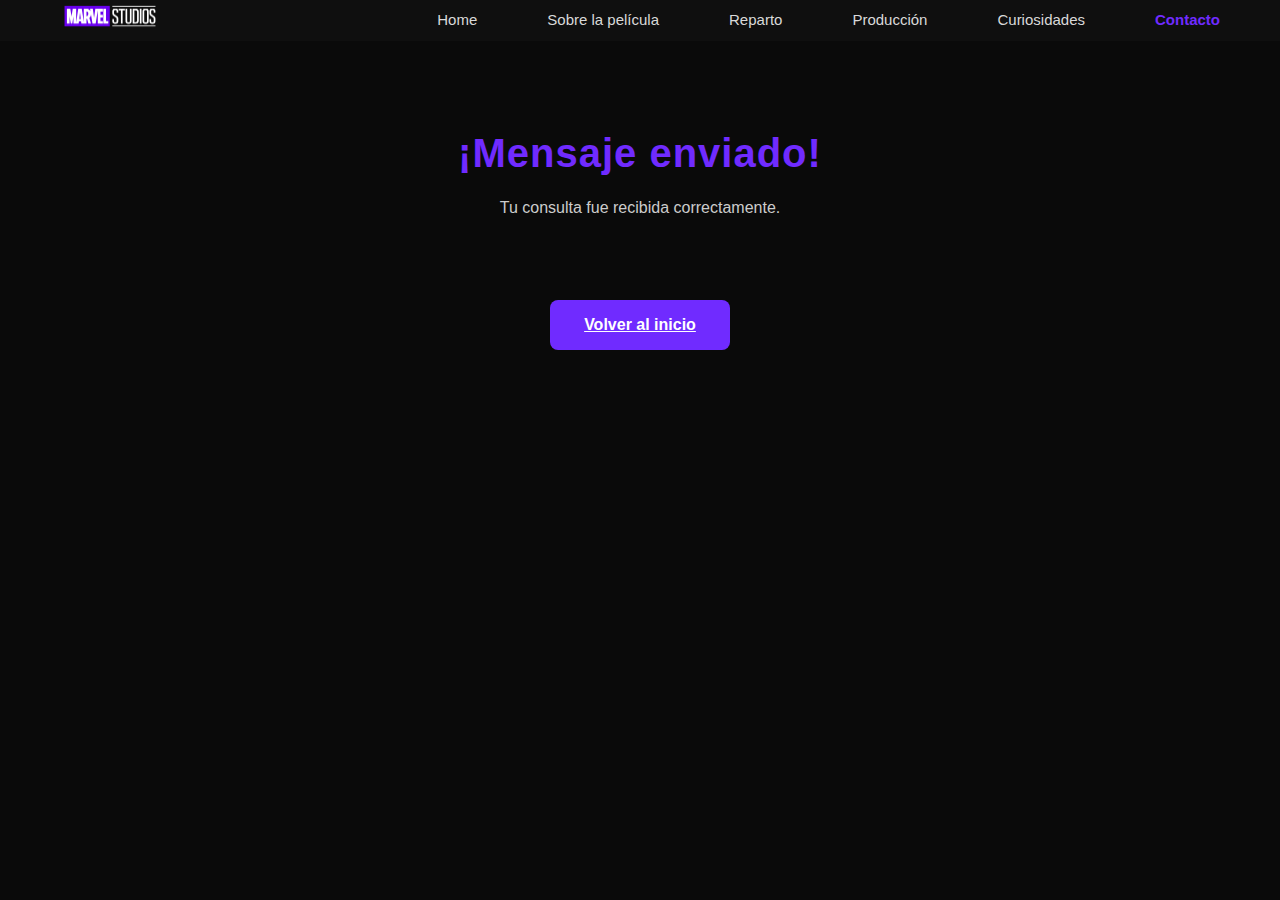
<file: confirmacion.html>
<!DOCTYPE html>
<html lang="es">
<head>
    <meta charset="UTF-8">
    <meta name="viewport" content="width=device-width, initial-scale=1.0">
    <title>Mensaje enviado</title>
    <link rel="stylesheet" href="css/global.css">

    <link rel="icon" href="images/favicon.png" type="image/x-icon">
</head>

<body>

<header>
    <nav class="navbar">
        <a href="index.html">
            <img src="images/Marvel.png" alt="Marvel" width="100">
        </a>

        <ul class="menu">
            <li><a href="index.html">Home</a></li>
            <li><a href="sobre.html">Sobre la película</a></li>
            <li><a href="reparto.html">Reparto</a></li>
            <li><a href="produccion.html">Producción</a></li>
            <li><a href="curiosidades.html">Curiosidades</a></li>
            <li><a class="active" href="contacto.html">Contacto</a></li>
        </ul>
    </nav>
</header>

<main class="contact-container">

    <h2 class="titulo-contacto">¡Mensaje enviado!</h2>
    <p class="subtitulo-contacto">Tu consulta fue recibida correctamente.</p>

    <a href="index.html" class="btn-enviar" style="margin-top:40px;">Volver al inicio</a>

</main>

<footer>
    <div class="redes">
        <i class="fa-brands fa-facebook"></i>
        <i class="fa-brands fa-twitter"></i>
        <i class="fa-brands fa-instagram"></i>
    </div>
</footer>

</body>
</html>
</file>
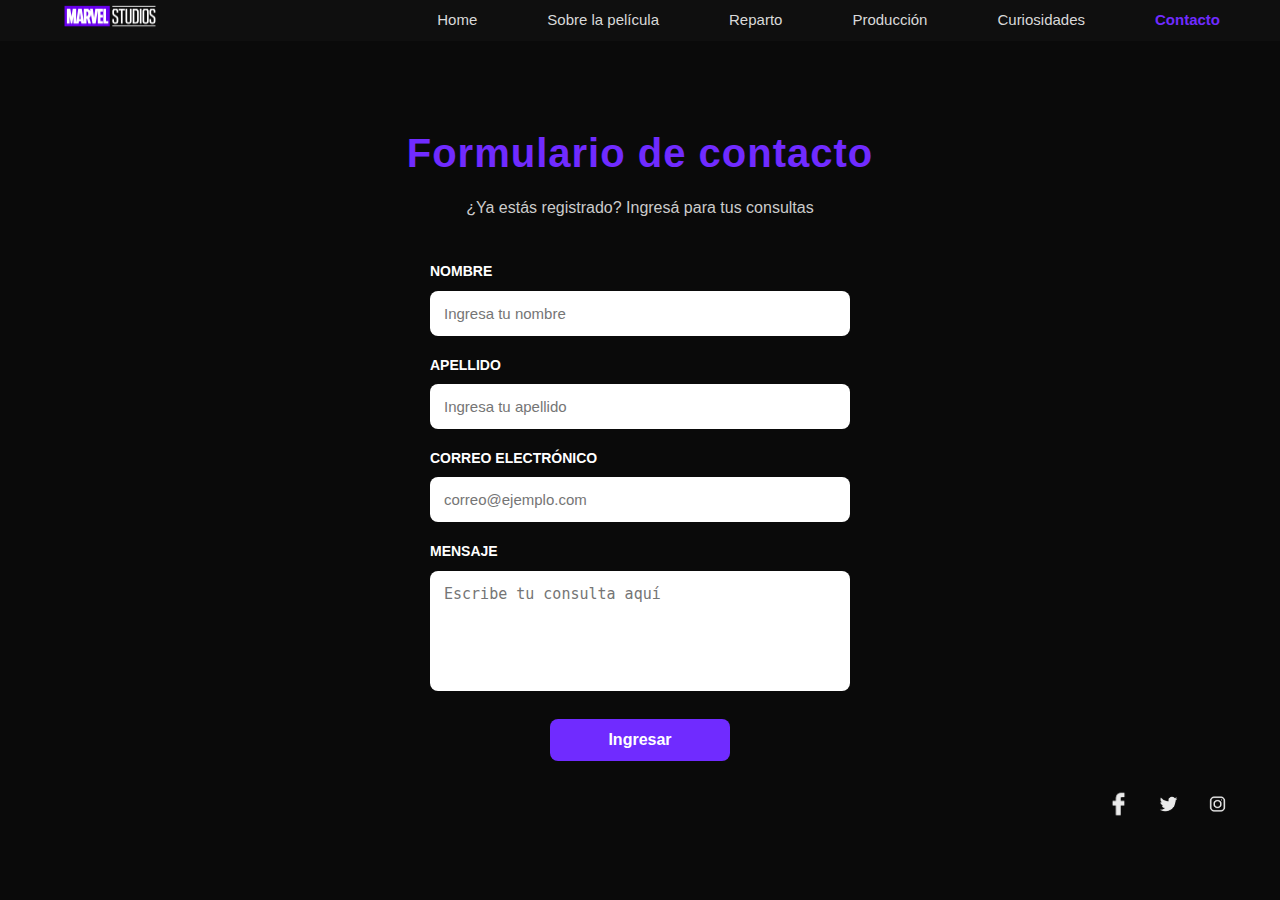
<file: contacto.html>
<!DOCTYPE html>
<html lang="es">
<head>
    <meta charset="UTF-8">
    <meta name="viewport" content="width=device-width, initial-scale=1.0">
    <title>Contacto</title>
    <link rel="stylesheet" href="css/global.css">
    <link rel="icon" href="images/favicon.png" type="image/x-icon">
</head>

<body>

<header>
    <nav class="navbar">
        <a href="index.html">
            <img src="images/Marvel.png" alt="Marvel" width="100">
        </a>

        <ul class="menu">
            <li><a href="index.html">Home</a></li>
            <li><a href="sobre.html">Sobre la película</a></li>
            <li><a href="reparto.html">Reparto</a></li>
            <li><a href="produccion.html">Producción</a></li>
            <li><a href="curiosidades.html">Curiosidades</a></li>
            <li><a class="active" href="contacto.html">Contacto</a></li>
        </ul>
    </nav>
</header>

<main class="contact-container">

    <h2 class="titulo-contacto">Formulario de contacto</h2>
    <p class="subtitulo-contacto">¿Ya estás registrado? Ingresá para tus consultas</p>

    <form action="confirmacion.html" method="GET" class="formulario-contacto">

        <label for="nombre">Nombre</label>
        <input type="text" id="nombre" name="nombre" required placeholder="Ingresa tu nombre">

        <label for="apellido">Apellido</label>
        <input type="text" id="apellido" name="apellido" required placeholder="Ingresa tu apellido">

        <label for="email">Correo electrónico</label>
        <input type="email" id="email" name="email" required placeholder="correo@ejemplo.com">

        <label for="mensaje">Mensaje</label>
        <textarea id="mensaje" name="mensaje" required placeholder="Escribe tu consulta aquí"></textarea>

        <button type="submit" class="btn-enviar">Ingresar</button>
    </form>

</main>

<footer>
    <nav>
        <a href="https://www.facebook.com/Marvel/" target="_blank">
            <img src="images/facebook icon.png" alt="Facebook">
        </a>
        <a href="https://twitter.com/Marvel" target="_blank">
            <img src="images/twitter icon.png" alt="Twitter">
        </a>
        <a href="https://www.instagram.com/marvel/" target="_blank">
            <img src="images/instagram icon.png" alt="Instagram">
        </a>
    </nav>
</footer>

</body>
</html>
</file>
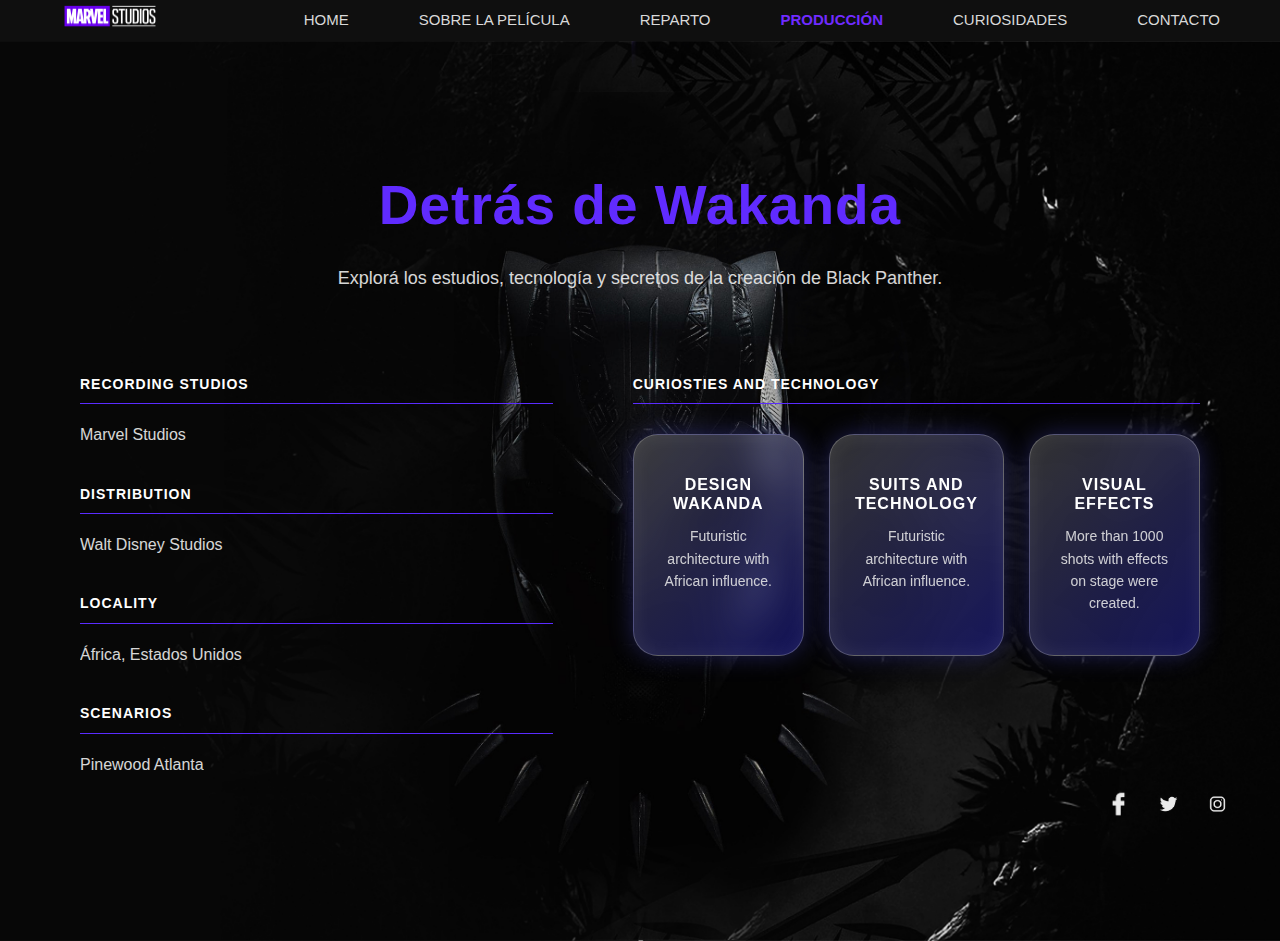
<file: produccion.html>
<!DOCTYPE html>
<html lang="en">
<head>
    <link rel="stylesheet" href="css/global.css">
    <meta charset="UTF-8">
    <meta name="viewport" content="width=device-width, initial-scale=1.0">
    <title>Black Panther - Producción</title>
    <link rel="icon" href="images/favicon.png" type="image/x-icon">
</head>
<body>
   <header>
    <nav class="navbar">
            <a href="index.html">
                <img src="images/Marvel.png" alt="Marvel" width="100">
        </a>
     <ul class="menu">
        <li><a href="index.html">HOME</a></li>
        <li><a href="./sobre.html">SOBRE LA PELÍCULA</a></li>
        <li><a href="./reparto.html">REPARTO</a></li>
        <li><a href="./produccion.html" class="active">PRODUCCIÓN</a></li>
        <li><a href="./curiosidades.html">CURIOSIDADES</a></li>
        <li><a href="./contacto.html">CONTACTO</a></li>
     </ul>
    </nav>
   </header> 

  <main>
    <section class="produccion-hero">
        <h1 class="prod-title">Detrás de Wakanda</h1>
        <p class="prod-subtitle">Explorá los estudios, tecnología y secretos de la creación de Black Panther.</p>

        <div class="produccion-grid">

            <div class="prod-left">
                <h3 class="prod-sub">RECORDING STUDIOS</h3>
                <hr>
                <p>Marvel Studios</p>

                <h3 class="prod-sub">DISTRIBUTION</h3>
                <hr>
                <p>Walt Disney Studios</p>

                <h3 class="prod-sub">LOCALITY</h3>
                <hr>
                <p>África, Estados Unidos</p>

                <h3 class="prod-sub">SCENARIOS</h3>
                <hr>
                <p>Pinewood Atlanta</p>
            </div>

            <div class="prod-right">
                <h3 class="prod-sub">CURIOSTIES AND TECHNOLOGY</h3>
                <hr>

                <div class="prod-cards">

                    <div class="card">
                        <h4>DESIGN<br>WAKANDA</h4>
                        <p>Futuristic architecture with African influence.</p>
                    </div>

                    <div class="card">
                        <h4>SUITS AND<br>TECHNOLOGY</h4>
                        <p>Futuristic architecture with African influence.</p>
                    </div>

                    <div class="card">
                        <h4>VISUAL<br>EFFECTS</h4>
                        <p>More than 1000 shots with effects on stage were created.</p>
                    </div>

                </div>
            </div>

        </div>
    </section>
</main>

    <footer>
      <nav>
        <a href="https://www.facebook.com/Marvel/" target="_blank"> <img src="./images/facebook icon.png" alt="Facebook"></a>
       </a>
        <a href="https://twitter.com/Marvel" target="_blank"> <img src="./images/twitter icon.png" alt="Twitter"></a>
       </a>
        <a href="https://www.instagram.com/marvel/" target="_blank"> <img src="./images/instagram icon.png" alt="Instagram"></a>
      </a>
    </nav>
    </footer>

</body>
</html>
</file>
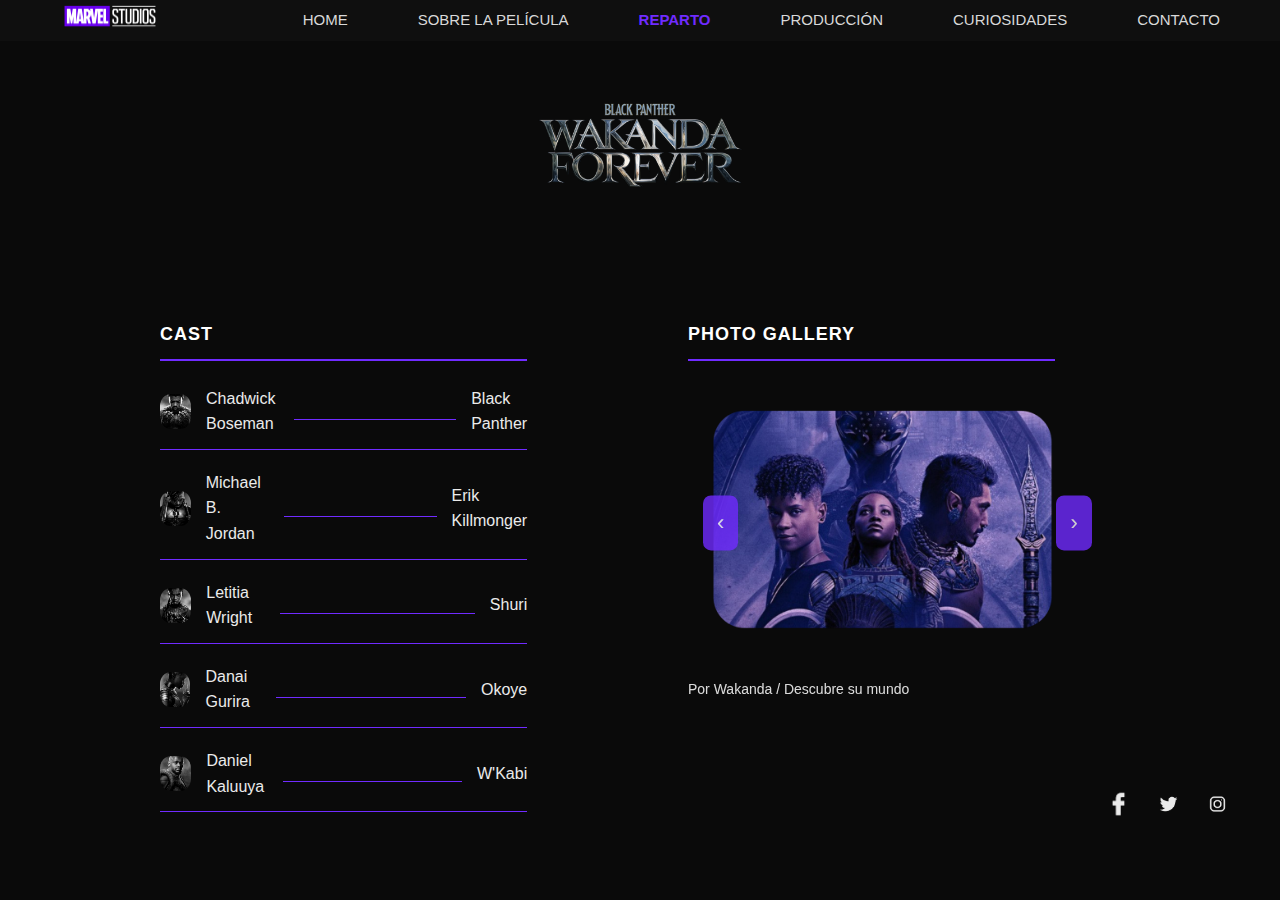
<file: reparto.html>
<!DOCTYPE html>
<html lang="en">
<head>
    <link rel="stylesheet" href="css/global.css">
    <meta charset="UTF-8">
    <meta name="viewport" content="width=device-width, initial-scale=1.0">
    <title>Black Panther - Reparto</title>
    <link rel="icon" href="images/favicon.png" type="image/x-icon">
</head>
<body>
   <header>
    <nav class="navbar">
            <a href="index.html">
                <img src="images/Marvel.png" alt="Marvel" width="100">
        </a>

</div>
     <ul class="menu">
        <li><a href="index.html">HOME</a></li>
        <li><a href="./sobre.html">SOBRE LA PELÍCULA</a></li>
        <li><a href="./reparto.html" class="active">REPARTO</a></li>
        <li><a href="./produccion.html">PRODUCCIÓN</a></li>
        <li><a href="./curiosidades.html">CURIOSIDADES</a></li>
        <li><a href="./contacto.html">CONTACTO</a></li>
     </ul>
    </nav>
   </header> 

   <main>

     <div class="reparto-center">
        
        <img src="images/logo black.png" alt="Logo Black Panther" class="logo-panther">

<section class="reparto-container">


    <div class="cast-section">
        <h2 class="cast-title">CAST</h2>

        <div class="cast-list">

            <div class="cast-item">
                <img src="images cast/im1.jpg" alt="">
                <p>Chadwick Boseman</p>
                <div class="cast-item blackpanther"></div>
                <p>Black Panther</p>
            </div>

            <div class="cast-item">
                <img src="images cast/im2.jpg" alt="">
                <p>Michael B. Jordan</p>
                   <div class="cast-item blackpanther"></div>
                <p>Erik Killmonger</p>
            </div>

            <div class="cast-item">
                <img src="images cast/im3.jpg" alt="">
                <p>Letitia Wright</p>
                  <div class="cast-item blackpanther"></div>
                <p>Shuri</p>
            </div>

            <div class="cast-item">
                <img src="images cast/im4.jpg" alt="">
                <p>Danai Gurira</p>
                  <div class="cast-item blackpanther"></div>
                <p>Okoye</p>
            </div>

            <div class="cast-item">
                <img src="images cast/im5.jpg" alt="">
                <p>Daniel Kaluuya</p>
                  <div class="cast-item blackpanther"></div>
                <p>W'Kabi</p>
            </div>

        </div>
    </div>

<div class="gallery-section">
    <h2 class="gallery-title">PHOTO GALLERY</h2>

    <div class="gallery-box">

        <input type="radio" name="gallery" id="img1" checked>
        <input type="radio" name="gallery" id="img2">
        <input type="radio" name="gallery" id="img3">

        <div class="gallery-images">
            <label for="img1">
                <img src="images gallery/gallery1.png">
            </label>
            <label for="img2">
                <img src="images gallery/gallery2.png">
            </label>
            <label for="img3">
                <img src="images gallery/gallery3.png">
            </label>
        </div>

        <div class="gallery-arrows">
            <label for="img1" class="arrow left">‹</label>
            <label for="img2" class="arrow right">›</label>
        </div>

    </div>

    <p class="gallery-caption">Por Wakanda / Descubre su mundo</p>
</div>
    </div>

</section>

</main>


    <footer>
      <nav>
        <a href="https://www.facebook.com/Marvel/" target="_blank"> <img src="./images/facebook icon.png" alt="Facebook"></a>
       </a>
        <a href="https://twitter.com/Marvel" target="_blank"> <img src="./images/twitter icon.png" alt="Twitter"></a>
       </a>
        <a href="https://www.instagram.com/marvel/" target="_blank"> <img src="./images/instagram icon.png" alt="Instagram"></a>
      </a>
    </nav>
    </footer>

</body>
</html>
</file>
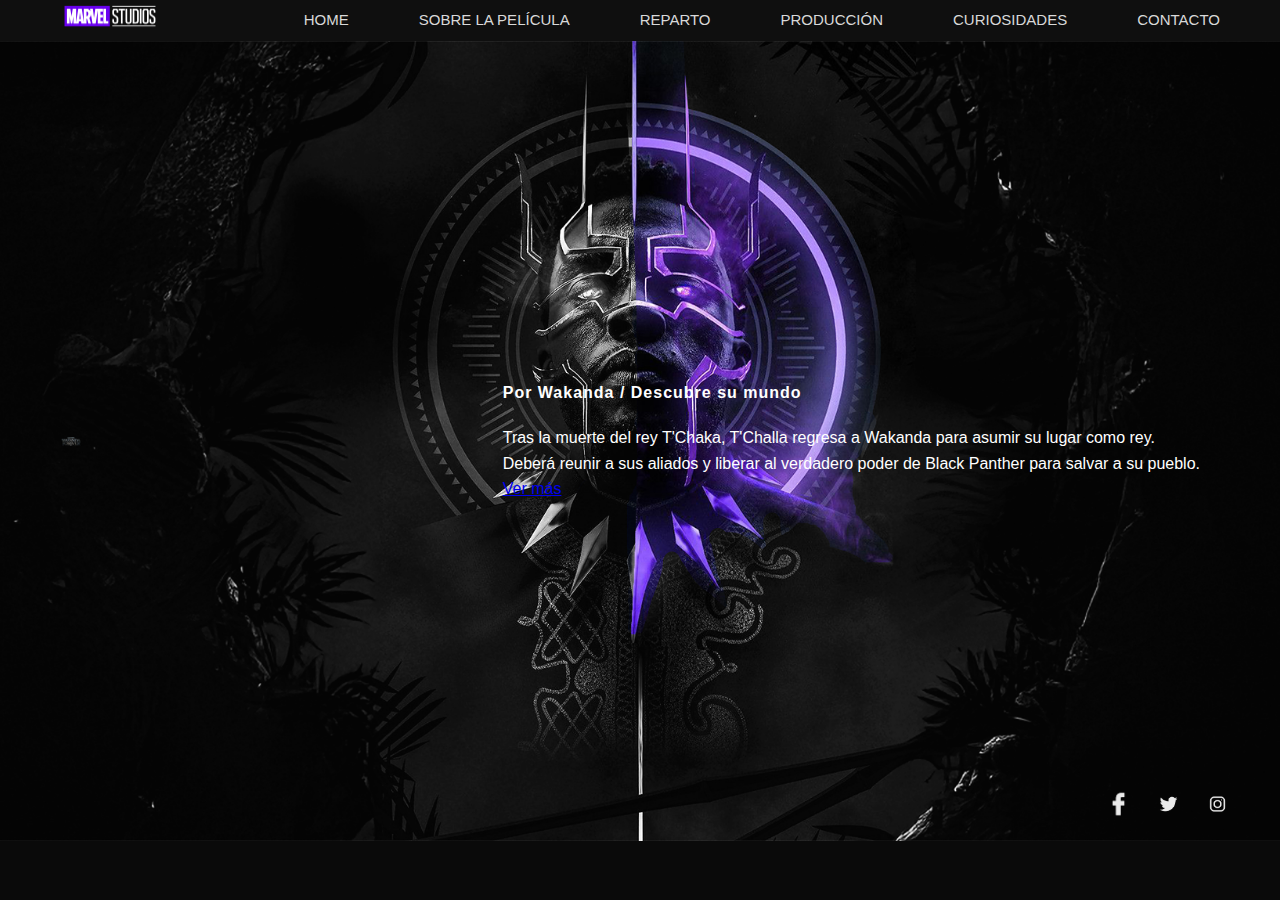
<file: sitioweb.html>
<!DOCTYPE html>
<html lang="es">
<head>
    <link rel="stylesheet" href="css/global.css">
    <meta charset="UTF-8">
    <meta name="viewport" content="width=device-width, initial-scale=1.0">
    <title>Black Panther - Inicio</title>
    <link rel="icon" href="images/favicon.png" type="image/x-icon">
</head>
<body>
   <header>
    <nav class="navbar">
            <a href="index.html">
                <img src="images/Marvel.png" alt="Marvel" width="100">
        </a>

     <ul class="menu">
        <li><a href="index.html">HOME</a></li>
        <li><a href="./sobre.html">SOBRE LA PELÍCULA</a></li>
        <li><a href="./reparto.html">REPARTO</a></li>
        <li><a href="./produccion.html">PRODUCCIÓN</a></li>
        <li><a href="./curiosidades.html">CURIOSIDADES</a></li>
        <li><a href="./contacto.html">CONTACTO</a></li>
     </ul>
    </nav>
   </header> 

   <main>
    <section class="hero">
        <div class="logo-container">
            <img src="images/logo black.png" alt="Logo Black Panther" class="logo">
        </div>
    <div class="fondo">
        <article>
                        <h2>Por Wakanda / Descubre su mundo</h2>
            <p>
                Tras la muerte del rey T'Chaka, T'Challa regresa a Wakanda para asumir su lugar como rey. 
                <p>
                Deberá reunir a sus aliados y liberar al verdadero poder de Black Panther para salvar a su pueblo.
            </p>
            <a href="sobre.html">Ver más</a>
        </article>
      </section>
    </main>

    <footer>
      <nav>
        <a href="https://www.facebook.com/Marvel/" target="_blank"> <img src="./images/facebook icon.png" alt="Facebook"></a>
       </a>
        <a href="https://twitter.com/Marvel" target="_blank"> <img src="./images/twitter icon.png" alt="Twitter"></a>
       </a>
        <a href="https://www.instagram.com/marvel/" target="_blank"> <img src="./images/instagram icon.png" alt="Instagram"></a>
      </a>
    </nav>
    </footer>

</body>
</html>
</file>
<file: css/global.css>
html, body {
    height: 100%;
    margin: 0;
}

body {
    display: flex;
    flex-direction: column;
}

main {
    flex: 1; 
}

* {
    margin: 0;
    padding: 0;
    box-sizing: border-box;
}

body {
  font-family: 'Poppins', sans-serif;
  background-color: #0a0a0a;
  color: #ededed;
  line-height: 1.6;
}

header img {
    width: 100px;
    height: auto;
}

header nav a {
    text-decoration: none;
    font-weight: 500;
    color: #d9d9d9
}

#logo img {
    width: 120px;
    display: block;
    margin: auto;
}

footer {
    position: fixed;
    bottom: 20px;
    right: 40px;

    display: flex;
    justify-content: flex-end;
    gap: 25px;

    padding: 0;
    background-color: transparent;
    z-index: 100;
}

footer img {
    width: 45px;
}

button, .btn {
    background-color: #702bff;
    color: #fff;
    border: none;
    padding: 12px 25px;
    font-size: 14px;
    font-weight: 600;
}

h1, h2, h3 {
    color: #ffffff;
    font-weight: 700;
    letter-spacing: 1px;
}

.hero {
    background-image: url('../images/Fondo-.jpg');
    background-size: cover;
    background-position: center;

    height: 100vh;         
    max-height: 800px;    
    display: flex;
    flex-direction: row;
    justify-content: space-between;
    align-items: center;
    padding-left:40px;
    padding-right: 60px;
    padding-top: 40px;    
    padding-bottom: 40px;
    padding: 0 60px;
    position: relative;
    color: #fff;
}

.hero::before {
    content: "";
    position: absolute;
    inset: 0;
    background: transparent
}

.hero > * {
    z-index: 2;
}

.hero-left {
    width: 100%;
    display: flex;
    flex-direction: column;
    justify-content: flex-start;
    align-items: flex-start;
    gap: 15px;
}

.hero-left .logo-panther {
    width: 400px;
    height: auto;
    margin-top: -60px;
}

.video-box video {
    width: 100%;
    border-radius: 8px;
}

.hero-right {
    width: 30%;
    text-align: left;
}

.hero-right .title {
    font-size: 70px;
    font-weight: 700;
    margin-bottom: 20px;
    line-height: 1;
}

.hero-right .description {
    max-width: 350px;
    margin-left:0;
    margin-bottom: 30px;
    font-size: 14px;
    line-height: 1.5;
}

.hero-right .btn {
    margin-left: 0;
    display: inline-block;
}

.btn {
    background-color: #702bff;
    padding: 10px 60px;
    font-size: 16px;
    font-weight: 500;
    border-radius: 5px;
    text-decoration: none;
    display: inline-block;
    transition: 0.3s
    
}

.btn:hover {
    background-color: #805aff;
}

.nav-container {
    display: flex;
    justify-content: space-between;
    align-items: center;
    padding: 0 80px;
    background-color: transparent;
}

.logo  {
    width: 22px;
    display: bold;
    color: white;

}

.menu {
    list-style: none;
    display: flex;
    gap: 70px;
    margin: 0;
    font-size: 15px;
}

.rectangulo {
    background-color: #702bff;
    border: 2px solid #702bff;
    border-radius: 30px;
    padding: 20px;
    margin: 60px 100;
}


article {
text-align: left;
padding-right: 20px;
z-index: 1;
}


h2 {
    font-size: 16px;
    margin-bottom: 20px;
    text-align: left;
}

 h4 {
        font-size: 14px;
        margin-bottom: 15px;
        text-align: left;
}

.video-box {
    position: relative;
    width: 480px;
    height: 270px;
    background-color: black;
    border-radius: 10px;
    overflow: hidden;
    margin-top: 15px;
    align-self: flex-start;
}

.hero-text {
  width: 45%;
  text-align: left;
}

.hero-left .hero-tagline {
    font-size: 18px;
    margin-top: -10px;   
    margin-bottom: 10px;
    color: #ffffff;
    opacity: 0.9;
}

.hero-left .sub {
    margin-top: -10px;
    margin-left: 5px;
    font-size: 18px;
    color: #ffffff;
    opacity: 0.9;
    font-weight: 400;
}

body {
    padding-bottom: 80px;
}

.navbar {
    display: flex;
    justify-content: space-between;
    align-items: center;
    padding: 0 60px;
    background-color: #0f0f0f;
}

header nav { 
    display: flex;
    justify-content: space-between;
    align-items: center;
    padding: 20px 80px;
    background-color: transparent
}

nav ul {
    display: flex;
    justify-content: center;
    gap: 65px;    
    padding: 0;
}

.menu a:hover {
    color: #702bff;
    transition: 0.2s ease-in-out;
}

footer img:hover {
    filter: brightness(7);
}

footer a {
    text-decoration: none !important;
}

footer a:hover,
footer a:focus,
footer a:visited {
    text-decoration: none !important;
}

.sobre-left .logo-panther {
    width: 300px;
    height: auto;
    display: block;
}

.sobre-container {
    background-image:url('../images/Fondo2.jpg');
    background-size: cover;
    background-position: center;
    background-repeat: no-repeat;
    min-height: 100vh;
    padding: 60px;
}

.sobre-left {
    width: 45%;
    display: flex;
    flex-direction: column;
    justify-content: flex-start;
    align-items: flex-start;
    gap: 15px;
}

.sobre-container {
    background-image: url('../images/Fondo2.jpg');
    background-size: cover;
    background-position: center;
    min-height: 100vh;
    padding: 80px;
    display: flex;
    justify-content: space-between;
    gap: 40px;
}


.sobre-left .logo-panther {
    width: 230px;
    margin-bottom: 10px;
}

.sobre-left .poster {
    width: 260px;
    border-radius: 10px;
}

.sobre-right {
    width: 60%;
    display: flex;
    flex-direction: column;
    gap: 35px;
}

.tabla {
    display: grid;
    grid-template-columns: 1fr 1fr;
    gap: 60px;
}

.tabla .col h3 {
    color: #a47cff;
    font-size: 18px;
    margin-bottom: 10px;
}

.tabla .col hr {
    border: none;
    border-top: 2px solid #702bff;
    margin-bottom: 20px;
}

.tabla .col p {
    margin-bottom: 15px;
    font-size: 15px;
    font-weight: 500;
}

.sinopsis-text {
    font-size: 12px;
    line-height: 3;
    max-width: 80%;
}

.sobre-container {
    background-image: url('../images/Fondo2.jpg'); 
    background-size: cover;
    background-position: center;
    min-height: 100vh;
    padding: 80px;
    display: flex;
    justify-content: space-between;
    gap: 40px;
}

.sobre-left {
    width: 35%;
    display: flex;
    flex-direction: column;
    gap: 25px;
}


.sobre-right {
    width: 60%;
    display: flex;
    flex-direction: column;
    gap: 35px;
}

.detalles-container {
    display: grid;
    grid-template-columns: 1fr 1.2fr; 
    gap: 50px;
    align-items: start;
    margin-top: 200px;
}

.detalles-container h3 {
    font-size: 18px;
    font-weight: 600;
    border-bottom: 2px solid #702bff;
    padding-bottom: 8px;
    margin-bottom: 20px;
}

.fila {
    display: grid;
    grid-template-columns: 150px 1fr; 
    border-bottom: 1px solid #702bff;
    padding: 14px 0;
    width: 80%;  
}

.fila span:nth-child(1) {
    font-weight: 600;
    letter-spacing: 0.5px;
}

.fila span:nth-child(2) {
    font-weight: 400;
    opacity: 0.9;
}

.sinopsis-text {
    text-align: justify;
    line-height: 1.6;
    margin-top: 10px;
    padding-top: 15px;
    padding-bottom: 15px;
    margin-bottom: 0;
}

.sinopsis-text p {
    margin-bottom: 12px;
}

.fila-final {
    border-bottom: 2px solid #702bff;
    width: 230%;
    margin-top: 50px;
}

nav a.active {
    color: #702bff; 
    font-weight: 600;
}

nav a:hover {
    color: #fff
}


.reparto-container {
    display: flex;
    justify-content: space-between;
    padding: 120px 80px;
}

.cast-section {
    width: 45%;
}

.cast-title {
    font-size: 18px;
    color: #ffffff;
    margin-bottom: 25px;
    border-bottom: 2px solid #702bff;
    padding-bottom: 10px;
    width: 85%;
}

.cast-list {
    display: flex;
    flex-direction: column;
    gap: 25px;
}

.cast-item {
    display: flex;
    align-items: center;
    gap: 20px;
    padding-bottom: 12px;
    border-bottom: 1px solid #702bff;
    width: 85%;
}

.cast-item img {
    width: 50px;
    height: 50px;
    border-radius: 50%;
    object-fit: cover;
    filter: grayscale(100%);
}

.cast-item p {
    font-size: 18px;
    color: #ffffff;
}
.cast-item blackpanther {
    font-size: 14px;
    color: #702bff;
    margin-top: 4px;
}
.reparto-container {
    display: flex;
    justify-content: space-between;
    padding: 120px 80px;
}

.cast-section {
    width: 45%;
}

.cast-title {
    font-size: 18px;
    color: #ffffff;
    margin-bottom: 25px;
    border-bottom: 2px solid #702bff;
    padding-bottom: 10px;
    width: 85%;
}

.cast-list {
    display: flex;
    flex-direction: column;
    gap: 20px;
}

.cast-item {
    display: flex;
    align-items: center;
    gap: 15px;
    padding-bottom: 12px;
    width: 85%;
    border-bottom: 1px solid #702bff;
}

.cast-item img {
    width: 35px;
    height: 35px;
    border-radius: 35%;
    object-fit: cover;
    filter: grayscale(100%);
}

.cast-item p {
    font-size: 16px;
    color: #ebebeb;
}

.cast-item.blackpanther {
    font-size: 14px;
    color: #702bff;
    margin-top: 4px;
}

.gallery-section {
    width: 45%;
}

.gallery-title {
    font-size: 18px;
    color: #fff;
    border-bottom: 2px solid #702bff;
    padding-bottom: 10px;
    margin-bottom: 20px;
    width: 85%;
}

.gallery-box {
    background: transparent;
    border-radius: 25px;
    padding: 15px;
    width: 90%;
    position: relative;
}

input[type="radio"] {
    display: none;
}

.gallery-images {
    position: relative;
    width: 100%;
}

.gallery-images label {
    display: none;
}

.gallery-images img {
    width: 100%;
    border-radius: 15px;
}

#img1:checked ~ .gallery-images label:nth-child(1),
#img2:checked ~ .gallery-images label:nth-child(2),
#img3:checked ~ .gallery-images label:nth-child(3) {
    display: block;
}

.gallery-arrows {
    position: absolute;
    top: 50%;
    width: 100%;
    display: flex;
    justify-content: space-between;
    transform: translateY(-50%);
}

.arrow {
    background: #702bff;
    color: white;
    padding: 10px 14px;
    font-size: 22px;
    border-radius: 8px;
    cursor: pointer;
    opacity: 0.8;
}

.arrow:hover {
    opacity: 1;
}

.gallery-caption {
    margin-top: 12px;
    font-size: 14px;
    color: #fff;
    opacity: 0.85;
}

.reparto-container {
    width: 100%;
    height: 350px; 
    background-size: cover;     
    background-position: center; 
    background-repeat: no-repeat;
    margin-top: 0;
}

.reparto-center {
    display: flex;
    flex-direction: column;
    align-items: center;
    justify-content: center;
    padding: 60px 80px;
}

.reparto-center .logo-panther {
    width: 300px;
    height: auto;
    display: block;
}


.reparto-center .logo-panther {
    width: 230px;
    margin-bottom: 10px;
}


.produccion-hero {
    background-image: url('../images/Fondo2.jpg');
    background-size: cover;
    background-position: center top;
    background-repeat: no-repeat;
    min-height: 100vh;
    padding: 120px 80px;
    text-align: center;
}

.prod-title {
    font-size: 55px;
    font-weight: 700;
    color: #602bff;
    margin-bottom: 15px;
}

.prod-subtitle {
    max-width: 750px;
    margin: 0 auto;
    font-size: 18px;
    opacity: 0.9;
}

.produccion-grid {
    margin-top: 80px;
    display: grid;
    grid-template-columns: 1fr 1.2fr;
    gap: 80px;
    text-align: left;
}

.prod-left h3,
.prod-right h3 {
    font-size: 14px;
    font-weight: 700;
    letter-spacing: 1px;
}

.prod-left hr,
.prod-right hr {
    border: none;
    border-top: 1px solid rgb(90, 44, 255);
    margin: 8px 0 18px;
}

.prod-left p {
    margin-bottom: 35px;
    opacity: 0.9;
}


.prod-cards {
    display: flex;
    gap: 25px;
    margin-top: 30px;
}

.card {
    width: 33%;
    padding: 40px 25px;

    background: linear-gradient(
        135deg,
        rgba(255, 255, 255, 0.18),
        rgba(46, 46, 255, 0.329)
    );
    backdrop-filter: blur(18px);
    -webkit-backdrop-filter: blur(18px);

    border: 1px solid rgba(255, 255, 255, 0.25);
    box-shadow:
        0 0 25px rgba(90, 90, 255, 0.298),
        inset 0 0 20px rgba(255, 255, 255, 0.08);

    border-radius: 25px;
    text-align: center;

    transition: transform 0.25s ease, box-shadow 0.25s ease;
}

.card:hover {
    transform: translateY(-6px);
    box-shadow:
        0 0 35px rgba(61, 51, 255, 0.35),
        inset 0 0 25px rgba(255, 255, 255, 0.10);
}

.card h4 {
    color: white;
    font-size: 16px;
    margin-bottom: 12px;
    letter-spacing: 1px;
    line-height: 1.2;
    text-align: center;
}

.card p {
    font-size: 14px;
    opacity: 0.85;
}

.curiosidades-hero {
    background-image: url('../images/Fondo4.jpg');
    background-size: cover;
    background-position: top center;
    background-repeat: no-repeat;

    height: 70vh;
    min-height: 70vh;
    overflow: hidden;

    position: relative;
    display: flex;
    align-items: flex-start;
}

.curio-poster {
    width: 260px;
    border-radius: 10px;
    position: absolute;
    left: 80px;
    top: 200px;
}

.curio-logo {
    position: absolute;
    left: 380px;
    top: 210px;
    width: 300px;
}

.rating-box {
    position: absolute;
    left: 380px;
    top: 380px;
    background-color: #702bff;
    padding: 10px;
    border-radius: 15px;
    width: 180px;
    text-align: center;
}

.rating-box .star {
    font-size: 26px;
    font-weight: 700;
}

.rating-box .rating {
    font-size: 48px;
    font-weight: 700;
    margin-top: 10px;
}

.rating-box .details {
    margin-top: 10px;
    font-size: 14px;
    opacity: 0.9;
}

.curio-text {
    position: absolute;
    left: 380px;
    top: 520px;
    width: 55%;
}

.curio-text h2 {
    font-size: 18px;
    margin-bottom: 10px;
}

.curio-text ul {
    margin-bottom: 25px;
    font-size: 14px;
}

.curio-text ul li {
    margin-bottom: 10px;
}

.space {
    margin-top: 30px;
}

.curiosidades-page main {
    flex: 0 0 auto !important;
}

.curiosidades-page {
    height: auto !important;
    min-height: 100vh;
}

.curiosidades-contenido {
    padding: 50px 80px;
    color: white;
    background-color: black;
}

.subtitulo {
    color: #713dff;
    margin-bottom: 15px;
    margin-top: 40px;
    font-weight: bold;
}

.contact-container {
    margin-top: 80px;
    text-align: center;
    color: white;
}

.titulo-contacto {
    font-size: 35px;
    color: #7F2DFF;
    margin-bottom: 5px;
}

.subtitulo-contacto {
    margin-bottom: 40px;
    color: #ccc;
}

.formulario-contacto {
    width: 400px;
    margin: 0 auto;
    display: flex;
    flex-direction: column;
    gap: 18px;
}

.formulario-contacto label {
    text-align: left;
    font-size: 14px;
    text-transform: uppercase;
    color: white;
    margin-bottom: -10px;
}

.formulario-contacto input,
.formulario-contacto textarea {
    width: 100%;
    padding: 14px;
    border-radius: 8px;
    border: none;
    outline: none;
    font-size: 15px;
}

.formulario-contacto textarea {
    height: 120px;
    resize: none;
}

.btn-enviar {
    background: #7F2DFF;
    border: none;
    padding: 14px;
    border-radius: 8px;
    color: white;
    font-size: 16px;
    cursor: pointer;
    margin-top: 10px;
}

.btn-enviar:hover {
    background: #9b5fff;
}


.contact-container {
    width: 100%;
    min-height: 80vh;
    display: flex;
    flex-direction: column;
    align-items: center;
    margin-top: 80px;
    color: white;
}

.titulo-contacto {
    font-size: 40px;
    font-weight: 700;
    color: #702bff; 
    margin-bottom: 10px;
    text-align: center;
}

.subtitulo-contacto {
    font-size: 16px;
    color: #ccc;
    margin-bottom: 40px;
    text-align: center;
}

.formulario-contacto {
    width: 420px;
    display: flex;
    flex-direction: column;
    gap: 18px;
}

.formulario-contacto label {
    font-size: 14px;
    font-weight: 600;
    color: white;
}

.formulario-contacto input,
.formulario-contacto textarea {
    width: 100%;
    padding: 14px;
    border-radius: 8px;
    border: none;
    outline: none;
    font-size: 15px;
    background: #ffffff;
}

.formulario-contacto textarea {
    height: 120px;
    resize: none;
}

.btn-enviar {
    width: 180px;
    align-self: center;
    margin-top: 10px;
    padding: 12px;
    background: #702bff;
    border: none;
    border-radius: 8px;
    font-size: 16px;
    font-weight: 600;
    cursor: pointer;
    color: white;
    transition: 0.3s ease;
}

.btn-enviar:hover {
    background: #702bff;
}

footer {
    margin-top: 60px;
    padding-bottom: 40px;
    text-align: center;
}

footer .redes i {
    font-size: 22px;
    margin: 0 10px;
    cursor: pointer;
}

.error-container {
    text-align: center;
    color: white;
    padding: 120px 20px;
}

.error-titulo {
    font-size: 3rem;
    color: #a855f7; 
    margin-bottom: 15px;
}

.error-subtitulo {
    font-size: 1.3rem;
    margin-bottom: 10px;
}

.error-texto {
    font-size: 1.1rem;
    margin-bottom: 30px;
}

.btn-volver {
    display: inline-block;
    padding: 12px 30px;
    background-color: #7c3aed;
    color: white;
    text-decoration: none;
    border-radius: 10px;
    font-weight: bold;
    transition: 0.3s;
}

.btn-volver:hover {
    background-color: #702bff;
}

.audio-container {
    margin-top: 30px;
    width: 60%; 
}

audio {
    width: 100%;
    height: 40px; 
    border-radius: 10px;
    background-color: #702bff; 
}

audio::-webkit-media-controls-panel {
    background-color: #702bff; 
}

audio::-webkit-media-controls-play-button,
audio::-webkit-media-controls-timeline,
audio::-webkit-media-controls-current-time-display,
audio::-webkit-media-controls-time-remaining-display,
audio::-webkit-media-controls-volume-slider {
    filter: invert(1);
}

.slide-top {
	-webkit-animation: slide-top 0.5s cubic-bezier(0.250, 0.460, 0.450, 0.940) both;
	        animation: slide-top 0.5s cubic-bezier(0.250, 0.460, 0.450, 0.940) both;
}

@-webkit-keyframes slide-top {
  0% { transform: translateY(0); }
  100% { transform: translateY(-100px); }
}
@keyframes slide-top {
  0% { transform: translateY(0); }
  100% { transform: translateY(-100px); }
}
</file>
